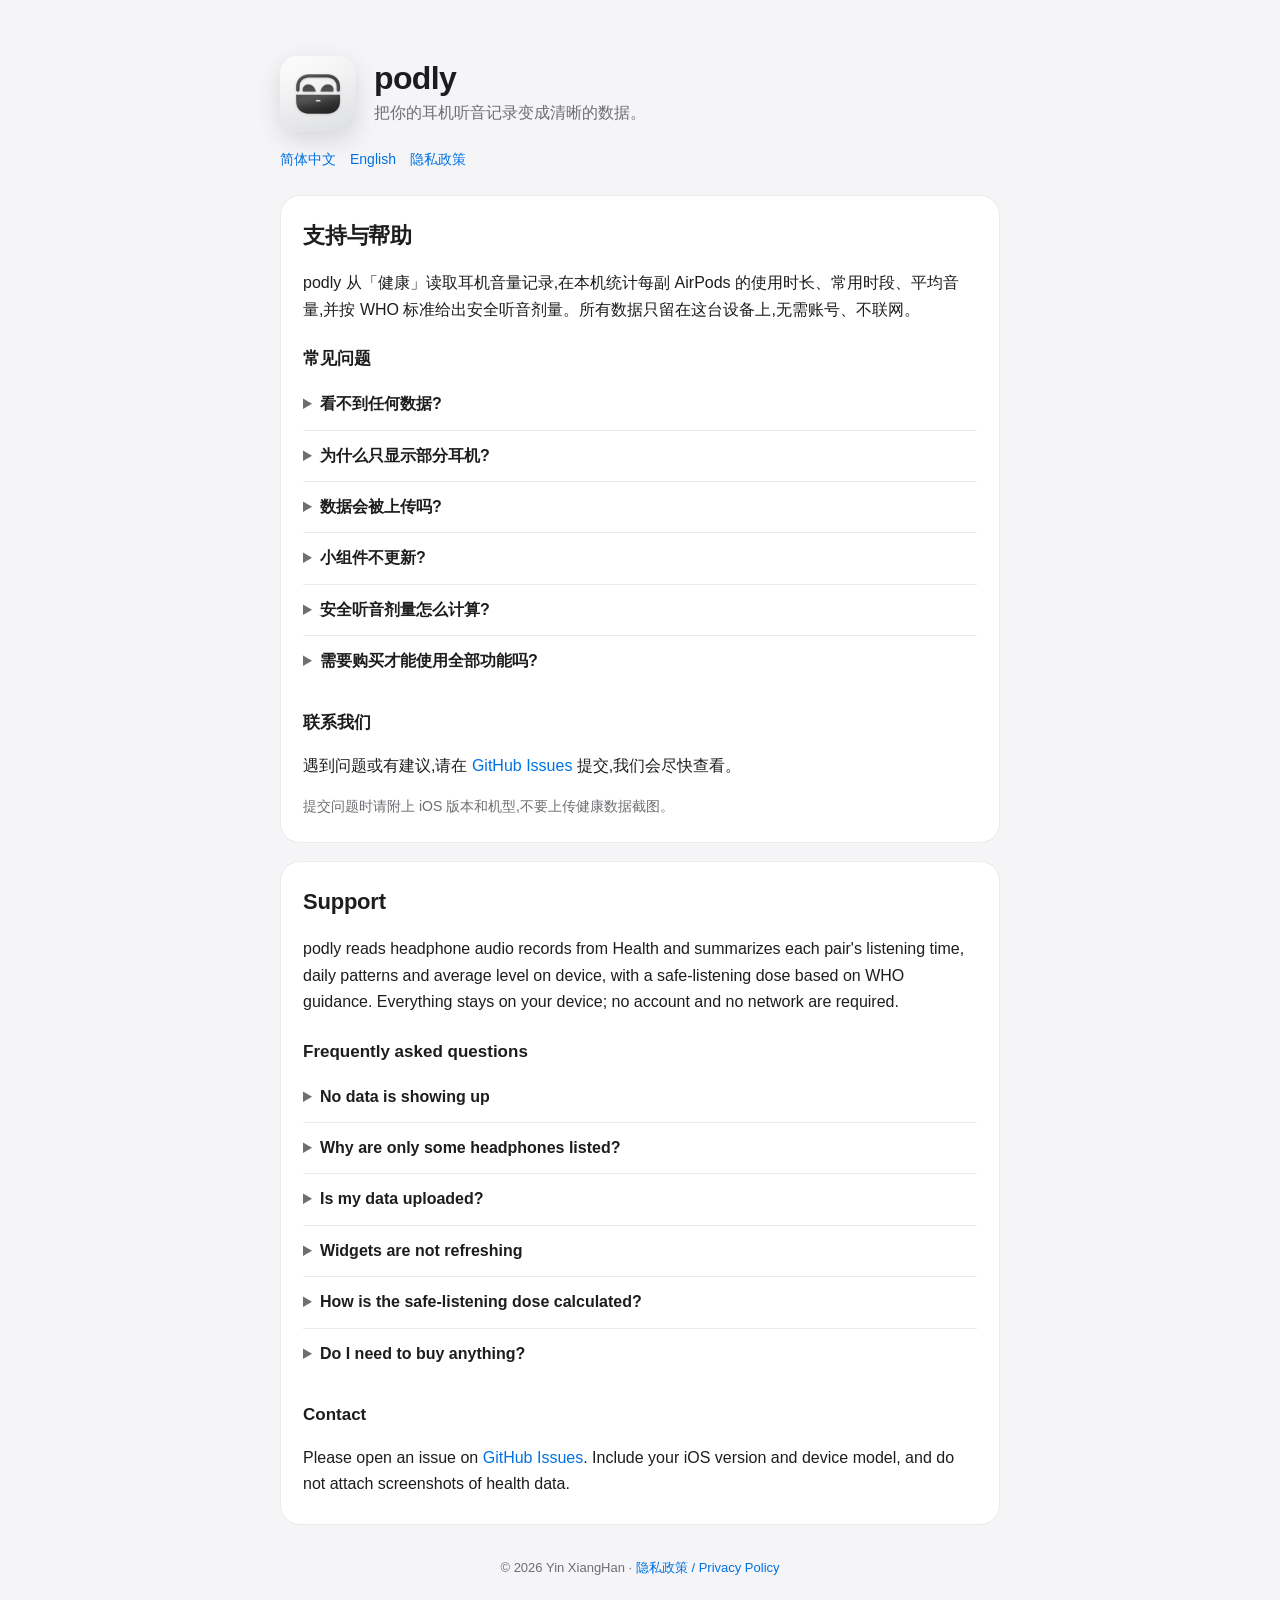
<file: index.html>
<!doctype html>
<html lang="zh-Hans">
<head>
<meta charset="utf-8">
<meta name="viewport" content="width=device-width, initial-scale=1">
<title>podly — 支持与帮助</title>
<meta name="description" content="podly 的支持页面:常见问题、数据说明与联系方式。">
<link rel="stylesheet" href="assets/style.css">
</head>
<body>
<div class="wrap">
  <header class="hero">
    <img class="icon" src="assets/icon.png" alt="podly 图标">
    <div>
      <h1>podly</h1>
      <p class="tagline">把你的耳机听音记录变成清晰的数据。</p>
    </div>
  </header>

  <nav class="lang"><a href="#zh">简体中文</a><a href="#en">English</a><a href="privacy.html">隐私政策</a></nav>

  <section class="card" id="zh">
    <h2>支持与帮助</h2>
    <p>podly 从「健康」读取耳机音量记录,在本机统计每副 AirPods 的使用时长、常用时段、平均音量,并按 WHO 标准给出安全听音剂量。所有数据只留在这台设备上,无需账号、不联网。</p>

    <h3>常见问题</h3>
    <details>
      <summary>看不到任何数据?</summary>
      <p>打开「健康」→ 浏览 → 听力 → 耳机音频 → 数据访问,确认 podly 已开启。再前往「设置」→ 隐私与安全性 → 健康 → 耳机音频,打开「包含其他耳机」。佩戴耳机播放一段时间,数据通常需要几分钟才会出现。</p>
    </details>
    <details>
      <summary>为什么只显示部分耳机?</summary>
      <p>podly 目前只统计能识别为 AirPods 系列的设备。累计使用不足一小时的设备不会出现在列表中(阈值以后续版本为准)。</p>
    </details>
    <details>
      <summary>数据会被上传吗?</summary>
      <p>不会。podly 没有服务器,也没有分析或广告 SDK。健康数据、统计结果和设置都保存在本机。</p>
    </details>
    <details>
      <summary>小组件不更新?</summary>
      <p>打开一次 podly 即可刷新数据;也可以在设置 → 健康与安全中开启「后台刷新」,让健康数据变化时自动更新小组件。</p>
    </details>
    <details>
      <summary>安全听音剂量怎么计算?</summary>
      <p>参照 WHO/ITU 建议:80 dB(A)、每周 40 小时。开启「儿童/敏感听音模式」后基准降为 75 dB(A)。剂量只作参考,不构成医疗建议。</p>
    </details>
    <details>
      <summary>需要购买才能使用全部功能吗?</summary>
      <p>目前 podly 的全部功能免费开放,无需购买。</p>
    </details>

    <h3>联系我们</h3>
    <p>遇到问题或有建议,请在 <a href="https://github.com/Huey1inn/podly-site/issues">GitHub Issues</a> 提交,我们会尽快查看。</p>
    <p class="muted">提交问题时请附上 iOS 版本和机型,不要上传健康数据截图。</p>
  </section>

  <section class="card" id="en" lang="en">
    <h2>Support</h2>
    <p>podly reads headphone audio records from Health and summarizes each pair's listening time, daily patterns and average level on device, with a safe-listening dose based on WHO guidance. Everything stays on your device; no account and no network are required.</p>

    <h3>Frequently asked questions</h3>
    <details>
      <summary>No data is showing up</summary>
      <p>Open Health → Browse → Hearing → Headphone Audio Levels → Data Access and make sure podly is enabled. Then go to Settings → Privacy &amp; Security → Health → Headphone Audio Levels and turn on “Include Other Headphones”. Play something through your headphones; data usually appears within a few minutes.</p>
    </details>
    <details>
      <summary>Why are only some headphones listed?</summary>
      <p>podly currently counts devices recognized as AirPods. Devices with less than an hour of total use are not listed.</p>
    </details>
    <details>
      <summary>Is my data uploaded?</summary>
      <p>No. There is no server, analytics or advertising SDK. Health data, statistics and settings stay on your device.</p>
    </details>
    <details>
      <summary>Widgets are not refreshing</summary>
      <p>Open podly once to refresh. You can also enable “Background refresh” in Settings → Health &amp; safety so widgets update when Health changes.</p>
    </details>
    <details>
      <summary>How is the safe-listening dose calculated?</summary>
      <p>Against the WHO/ITU reference of 80 dB(A) for 40 hours per week. The child/sensitive mode lowers the reference to 75 dB(A). The dose is informational, not medical advice.</p>
    </details>
    <details>
      <summary>Do I need to buy anything?</summary>
      <p>All features are currently free; no purchase is required.</p>
    </details>

    <h3>Contact</h3>
    <p>Please open an issue on <a href="https://github.com/Huey1inn/podly-site/issues">GitHub Issues</a>. Include your iOS version and device model, and do not attach screenshots of health data.</p>
  </section>

  <footer>© 2026 Yin XiangHan · <a href="privacy.html">隐私政策 / Privacy Policy</a></footer>
</div>
</body>
</html>
</file>
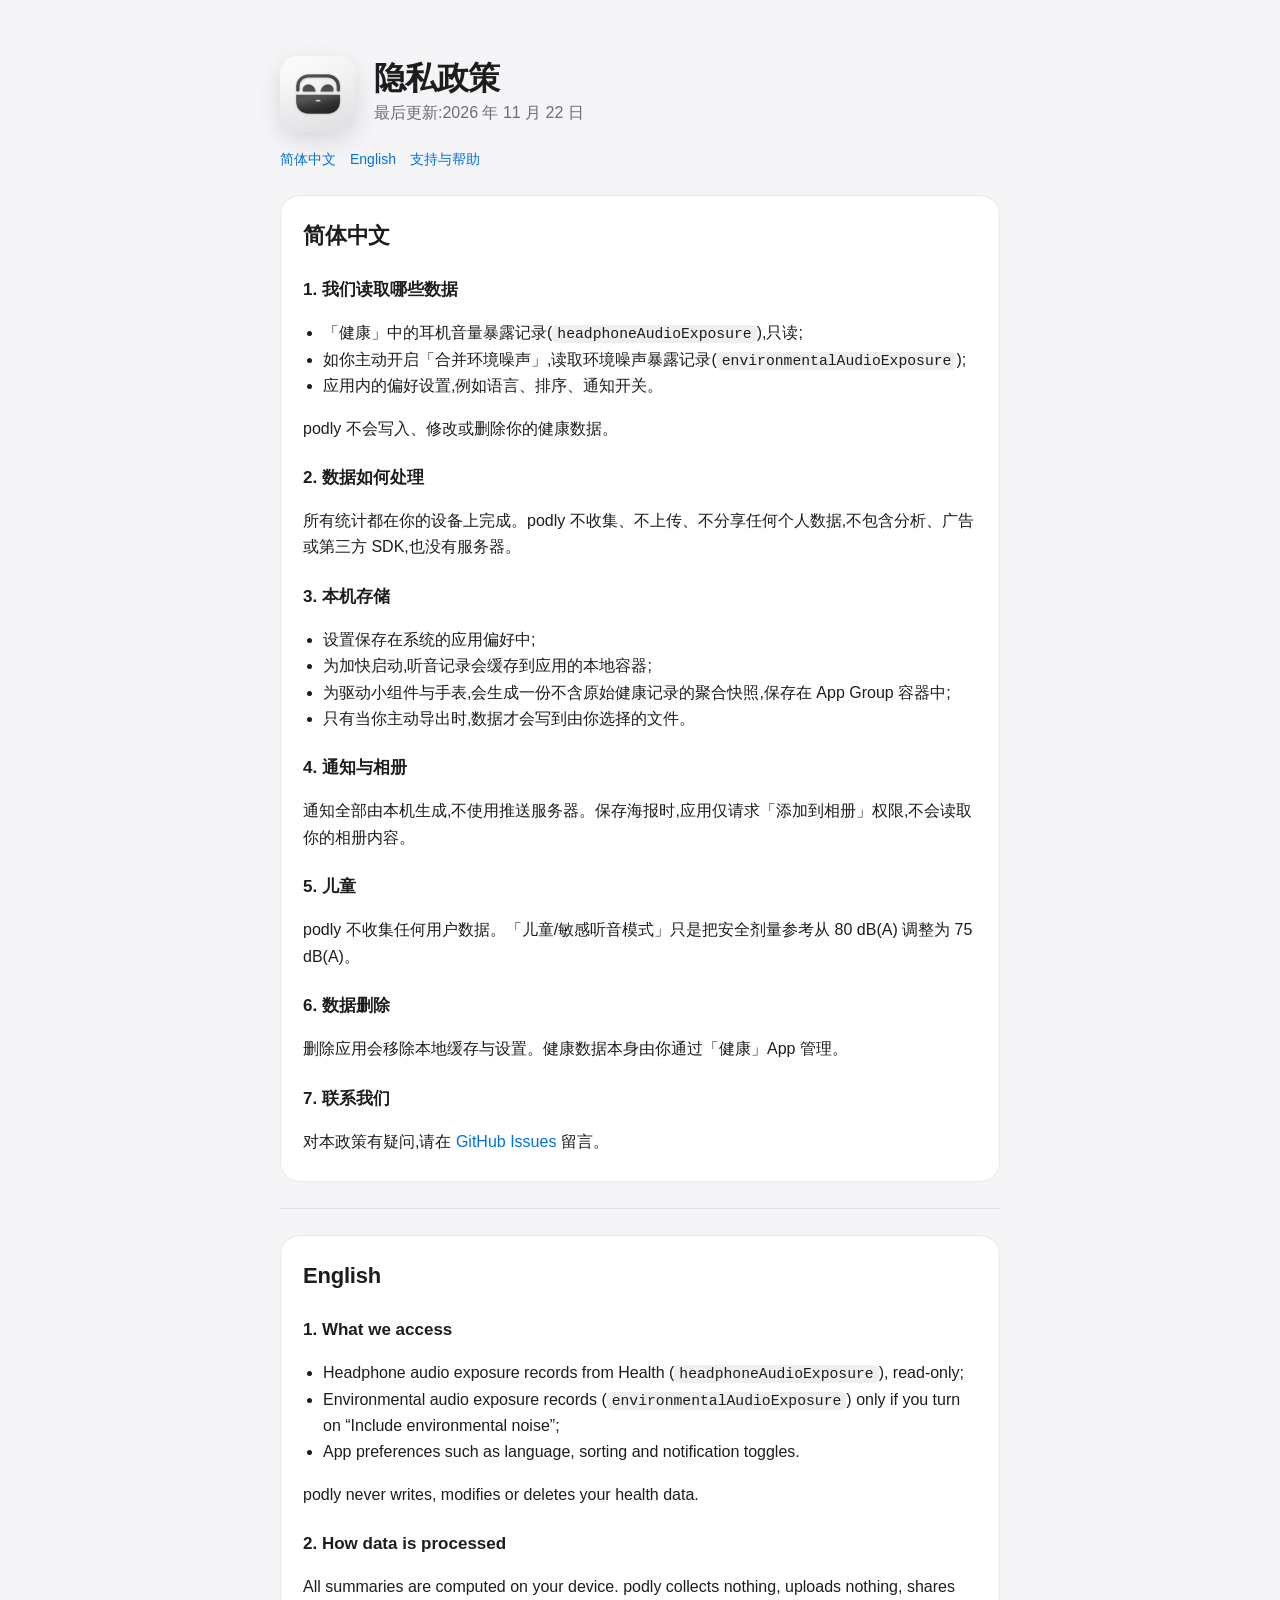
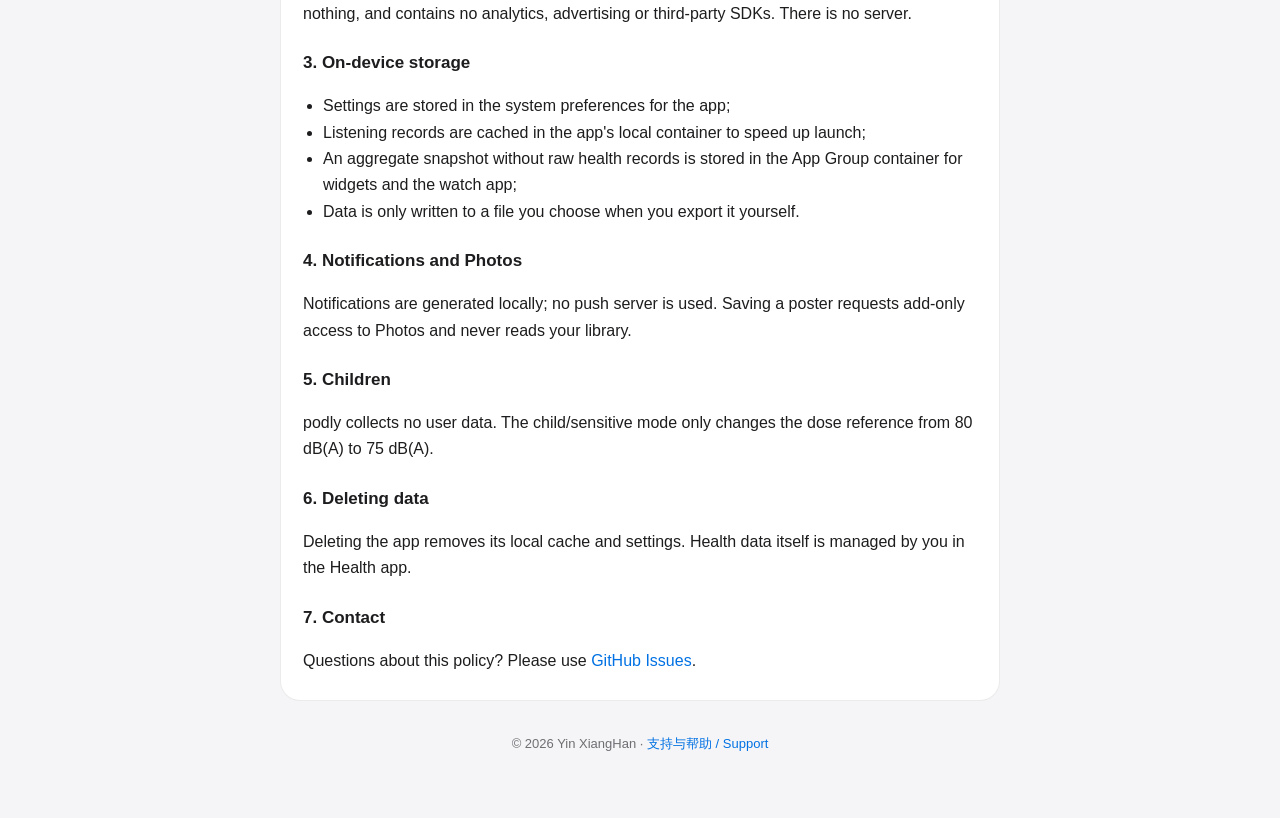
<file: privacy.html>
<!doctype html>
<html lang="zh-Hans">
<head>
<meta charset="utf-8">
<meta name="viewport" content="width=device-width, initial-scale=1">
<title>podly — 隐私政策 / Privacy Policy</title>
<meta name="description" content="podly 的隐私政策:数据只在本机处理,不上传、不追踪。">
<link rel="stylesheet" href="assets/style.css">
</head>
<body>
<div class="wrap">
  <header class="hero">
    <img class="icon" src="assets/icon.png" alt="podly 图标">
    <div>
      <h1>隐私政策</h1>
      <p class="tagline">最后更新:2026 年 11 月 22 日</p>
    </div>
  </header>
  <nav class="lang"><a href="#zh">简体中文</a><a href="#en">English</a><a href="index.html">支持与帮助</a></nav>

  <section class="card" id="zh">
    <h2>简体中文</h2>
    <h3>1. 我们读取哪些数据</h3>
    <ul>
      <li>「健康」中的耳机音量暴露记录(<code>headphoneAudioExposure</code>),只读;</li>
      <li>如你主动开启「合并环境噪声」,读取环境噪声暴露记录(<code>environmentalAudioExposure</code>);</li>
      <li>应用内的偏好设置,例如语言、排序、通知开关。</li>
    </ul>
    <p>podly 不会写入、修改或删除你的健康数据。</p>

    <h3>2. 数据如何处理</h3>
    <p>所有统计都在你的设备上完成。podly 不收集、不上传、不分享任何个人数据,不包含分析、广告或第三方 SDK,也没有服务器。</p>

    <h3>3. 本机存储</h3>
    <ul>
      <li>设置保存在系统的应用偏好中;</li>
      <li>为加快启动,听音记录会缓存到应用的本地容器;</li>
      <li>为驱动小组件与手表,会生成一份不含原始健康记录的聚合快照,保存在 App Group 容器中;</li>
      <li>只有当你主动导出时,数据才会写到由你选择的文件。</li>
    </ul>

    <h3>4. 通知与相册</h3>
    <p>通知全部由本机生成,不使用推送服务器。保存海报时,应用仅请求「添加到相册」权限,不会读取你的相册内容。</p>

    <h3>5. 儿童</h3>
    <p>podly 不收集任何用户数据。「儿童/敏感听音模式」只是把安全剂量参考从 80 dB(A) 调整为 75 dB(A)。</p>

    <h3>6. 数据删除</h3>
    <p>删除应用会移除本地缓存与设置。健康数据本身由你通过「健康」App 管理。</p>

    <h3>7. 联系我们</h3>
    <p>对本政策有疑问,请在 <a href="https://github.com/Huey1inn/podly-site/issues">GitHub Issues</a> 留言。</p>
  </section>

  <hr>

  <section class="card" id="en" lang="en">
    <h2>English</h2>
    <h3>1. What we access</h3>
    <ul>
      <li>Headphone audio exposure records from Health (<code>headphoneAudioExposure</code>), read-only;</li>
      <li>Environmental audio exposure records (<code>environmentalAudioExposure</code>) only if you turn on “Include environmental noise”;</li>
      <li>App preferences such as language, sorting and notification toggles.</li>
    </ul>
    <p>podly never writes, modifies or deletes your health data.</p>

    <h3>2. How data is processed</h3>
    <p>All summaries are computed on your device. podly collects nothing, uploads nothing, shares nothing, and contains no analytics, advertising or third-party SDKs. There is no server.</p>

    <h3>3. On-device storage</h3>
    <ul>
      <li>Settings are stored in the system preferences for the app;</li>
      <li>Listening records are cached in the app's local container to speed up launch;</li>
      <li>An aggregate snapshot without raw health records is stored in the App Group container for widgets and the watch app;</li>
      <li>Data is only written to a file you choose when you export it yourself.</li>
    </ul>

    <h3>4. Notifications and Photos</h3>
    <p>Notifications are generated locally; no push server is used. Saving a poster requests add-only access to Photos and never reads your library.</p>

    <h3>5. Children</h3>
    <p>podly collects no user data. The child/sensitive mode only changes the dose reference from 80 dB(A) to 75 dB(A).</p>

    <h3>6. Deleting data</h3>
    <p>Deleting the app removes its local cache and settings. Health data itself is managed by you in the Health app.</p>

    <h3>7. Contact</h3>
    <p>Questions about this policy? Please use <a href="https://github.com/Huey1inn/podly-site/issues">GitHub Issues</a>.</p>
  </section>

  <footer>© 2026 Yin XiangHan · <a href="index.html">支持与帮助 / Support</a></footer>
</div>
</body>
</html>
</file>
<file: assets/style.css>
:root {
  color-scheme: light dark;
  --bg: #f5f5f7;
  --card: #ffffff;
  --text: #1d1d1f;
  --muted: #6e6e73;
  --line: rgba(0, 0, 0, 0.08);
  --accent: #0071e3;
  --radius: 20px;
}
@media (prefers-color-scheme: dark) {
  :root {
    --bg: #0b0b0c;
    --card: #161617;
    --text: #f5f5f7;
    --muted: #9a9a9f;
    --line: rgba(255, 255, 255, 0.1);
    --accent: #2997ff;
  }
}
* { box-sizing: border-box; }
html { -webkit-text-size-adjust: 100%; }
body {
  margin: 0;
  background: var(--bg);
  color: var(--text);
  font: 16px/1.65 -apple-system, BlinkMacSystemFont, "SF Pro Text", "PingFang SC",
        "Hiragino Sans GB", "Helvetica Neue", Arial, sans-serif;
}
a { color: var(--accent); text-decoration: none; }
a:hover { text-decoration: underline; }
.wrap { max-width: 760px; margin: 0 auto; padding: 32px 20px 64px; }
.hero { display: flex; align-items: center; gap: 18px; padding: 24px 0 8px; }
.icon { width: 76px; height: 76px; border-radius: 18px; box-shadow: 0 8px 24px rgba(0,0,0,.12); }
h1 { font-size: 32px; line-height: 1.1; margin: 0 0 4px; letter-spacing: -0.02em; }
.tagline { margin: 0; color: var(--muted); }
nav.lang { margin: 8px 0 24px; font-size: 14px; color: var(--muted); }
nav.lang a { margin-right: 14px; }
section.card {
  background: var(--card); border: 1px solid var(--line); border-radius: var(--radius);
  padding: 22px 22px 10px; margin: 0 0 18px;
}
h2 { font-size: 22px; margin: 0 0 10px; letter-spacing: -0.01em; }
h3 { font-size: 17px; margin: 22px 0 6px; }
p, li { color: var(--text); }
.muted { color: var(--muted); font-size: 14px; }
details { border-top: 1px solid var(--line); padding: 12px 0; }
details:first-of-type { border-top: 0; }
summary { cursor: pointer; font-weight: 600; }
summary::marker { color: var(--muted); }
footer { color: var(--muted); font-size: 13px; margin-top: 32px; text-align: center; }
code { font-family: ui-monospace, SFMono-Regular, Menlo, monospace; font-size: 0.92em; background: rgba(127,127,127,.12); padding: 1px 5px; border-radius: 5px; }
ul { padding-left: 20px; }
hr { border: 0; border-top: 1px solid var(--line); margin: 26px 0; }
</file>
